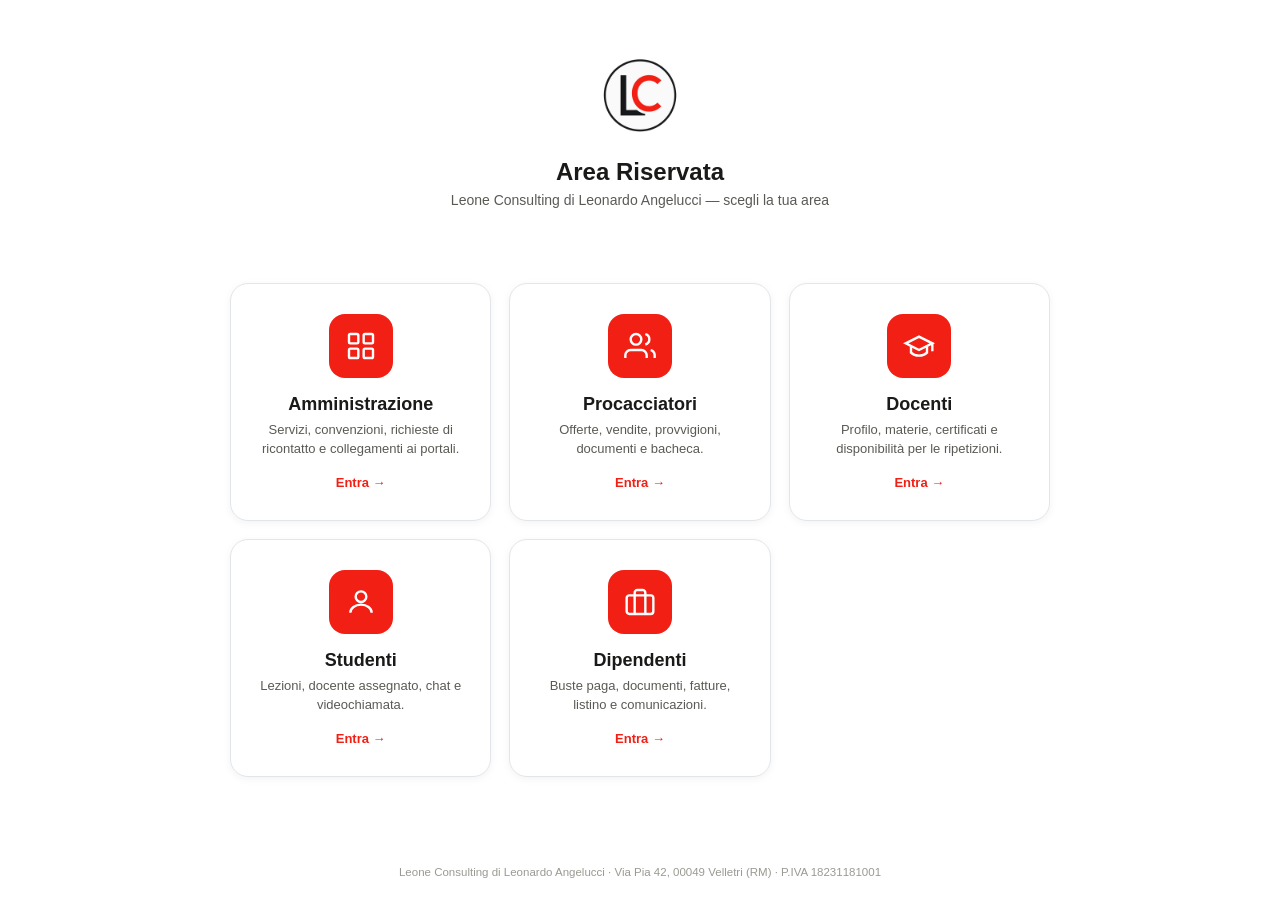
<file: index.html>
<!DOCTYPE html>
<html lang="it">
<head>
<meta charset="UTF-8">
<meta name="viewport" content="width=device-width, initial-scale=1.0">
<title>Area Riservata — Leone Consulting</title>
<link rel="icon" type="image/png" href="[data-uri]">
<link rel="apple-touch-icon" href="[data-uri]">
<style>
  :root{ --blu:#185FA5; --blu-d:#0f4377; --oro:#e8b44b; --bg:#eef1f4; --text:#1a1a18; --text2:#5a5a55; }
  *{box-sizing:border-box}
  body{margin:0;min-height:100vh;font-family:-apple-system,BlinkMacSystemFont,'Segoe UI',Roboto,sans-serif;background:#fff;color:var(--text);display:flex;flex-direction:column}
  .hero{text-align:center;padding:48px 20px 8px}
  .logo{width:96px;height:96px;display:block;margin:0 auto 14px;object-fit:contain}
  .hero h1{margin:0;font-size:24px}
  .hero p{margin:6px 0 0;color:var(--text2);font-size:14px}
  .grid{flex:1;display:flex;align-items:center;justify-content:center;padding:30px 20px}
  .cards{display:grid;grid-template-columns:repeat(auto-fit,minmax(220px,1fr));gap:18px;max-width:820px;width:100%}
  .card{background:#fff;border:1px solid #e2e6ea;border-radius:18px;padding:30px 22px;text-decoration:none;color:inherit;display:flex;flex-direction:column;align-items:center;text-align:center;transition:transform .15s,box-shadow .15s;box-shadow:0 2px 8px rgba(0,0,0,.05)}
  .card:hover{transform:translateY(-4px);box-shadow:0 12px 28px rgba(242,31,20,.16);border-color:#F21F14}
  .card .ic{width:64px;height:64px;border-radius:16px;display:flex;align-items:center;justify-content:center;margin-bottom:16px}
  .card svg{width:32px;height:32px;stroke:#fff;fill:none;stroke-width:1.8}
  .ic-proc,.ic-doc,.ic-stu{background:#F21F14}
  .card h2{margin:0 0 6px;font-size:18px}
  .card p{margin:0;color:var(--text2);font-size:13px;line-height:1.45}
  .card .go{margin-top:16px;font-size:13px;font-weight:700;color:#F21F14}
  .card.soon{opacity:.6;pointer-events:none}
  .card.soon .go{color:var(--text2)}
  .badge-soon{margin-top:10px;font-size:11px;background:#eee;color:#777;border-radius:20px;padding:3px 10px}
  footer{text-align:center;color:#9a9a93;font-size:11.5px;padding:22px}
</style>
</head>
<body>
  <div class="hero">
    <img class="logo" src="[data-uri]" alt="Leone Consulting">
    <h1>Area Riservata</h1>
    <p>Leone Consulting di Leonardo Angelucci — scegli la tua area</p>
  </div>
  <div class="grid">
    <div class="cards">
      <a class="card" href="/amministrazione/">
        <div class="ic ic-proc"><svg viewBox="0 0 24 24"><rect x="3" y="3" width="7" height="7" rx="1"/><rect x="14" y="3" width="7" height="7" rx="1"/><rect x="3" y="14" width="7" height="7" rx="1"/><rect x="14" y="14" width="7" height="7" rx="1"/></svg></div>
        <h2>Amministrazione</h2>
        <p>Servizi, convenzioni, richieste di ricontatto e collegamenti ai portali.</p>
        <div class="go">Entra →</div>
      </a>
      <a class="card" href="https://portale.leoneconsultingitalia.it">
        <div class="ic ic-proc"><svg viewBox="0 0 24 24"><path d="M17 21v-2a4 4 0 0 0-4-4H5a4 4 0 0 0-4 4v2"/><circle cx="9" cy="7" r="4"/><path d="M23 21v-2a4 4 0 0 0-3-3.87"/><path d="M16 3.13a4 4 0 0 1 0 7.75"/></svg></div>
        <h2>Procacciatori</h2>
        <p>Offerte, vendite, provvigioni, documenti e bacheca.</p>
        <div class="go">Entra →</div>
      </a>
      <a class="card" href="https://docenti.leoneconsultingitalia.it">
        <div class="ic ic-doc"><svg viewBox="0 0 24 24"><path d="M22 10v6M2 10l10-5 10 5-10 5z"/><path d="M6 12v5c3 3 9 3 12 0v-5"/></svg></div>
        <h2>Docenti</h2>
        <p>Profilo, materie, certificati e disponibilità per le ripetizioni.</p>
        <div class="go">Entra →</div>
      </a>
      <a class="card" href="https://studenti.leoneconsultingitalia.it">
        <div class="ic ic-stu"><svg viewBox="0 0 24 24"><circle cx="12" cy="8" r="4"/><path d="M4 20c0-3.3 3.6-6 8-6s8 2.7 8 6"/></svg></div>
        <h2>Studenti</h2>
        <p>Lezioni, docente assegnato, chat e videochiamata.</p>
        <div class="go">Entra →</div>
      </a>
      <a class="card" href="https://dipendenti.leoneconsultingitalia.it">
        <div class="ic ic-proc"><svg viewBox="0 0 24 24"><rect x="2" y="7" width="20" height="14" rx="2"/><path d="M16 21V5a2 2 0 0 0-2-2h-4a2 2 0 0 0-2 2v16"/></svg></div>
        <h2>Dipendenti</h2>
        <p>Buste paga, documenti, fatture, listino e comunicazioni.</p>
        <div class="go">Entra →</div>
      </a>
    </div>
  </div>
  <footer>Leone Consulting di Leonardo Angelucci · Via Pia 42, 00049 Velletri (RM) · P.IVA 18231181001</footer>
</body>
</html>
</file>
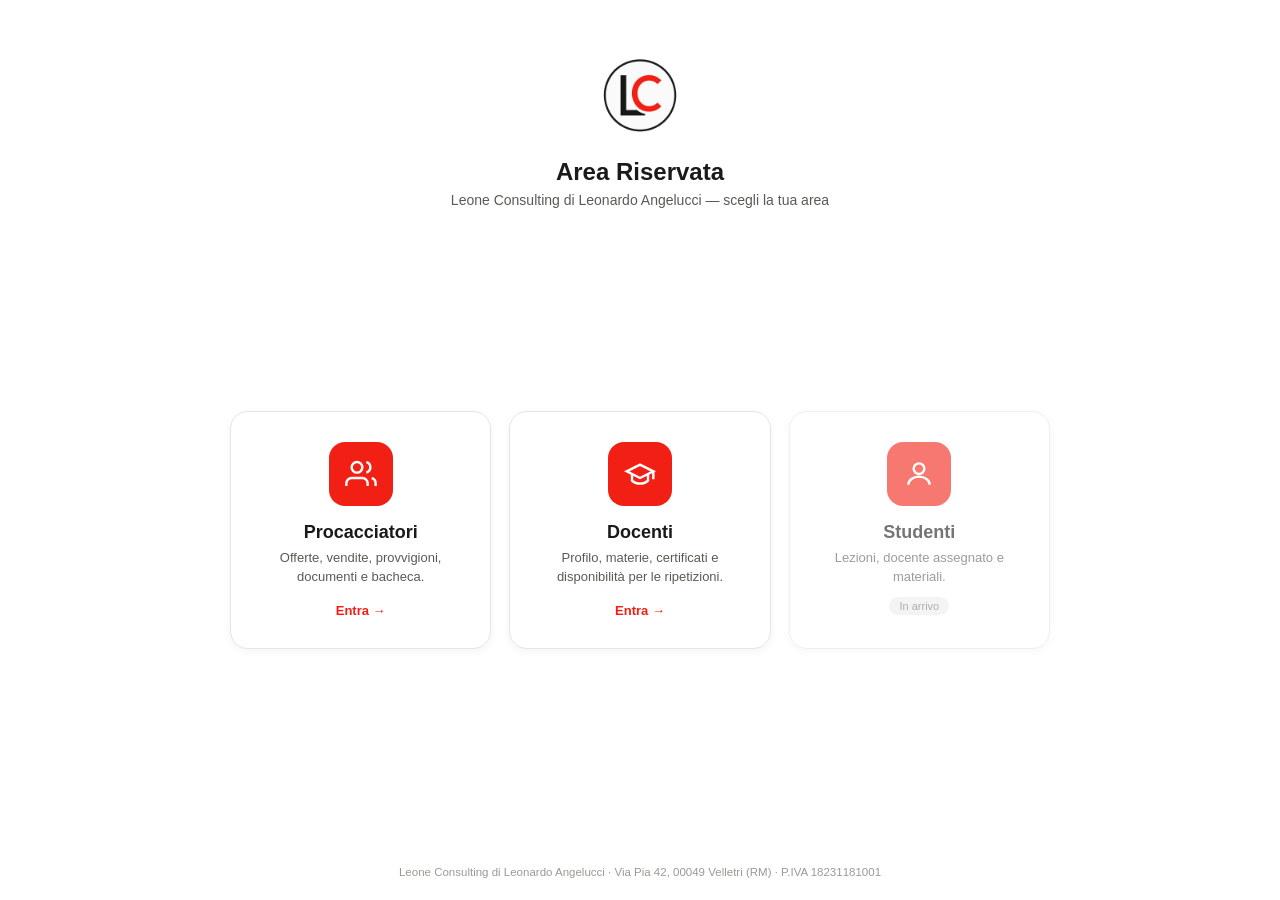
<file: hub-index.html>
<!DOCTYPE html>
<html lang="it">
<head>
<meta charset="UTF-8">
<meta name="viewport" content="width=device-width, initial-scale=1.0">
<title>Area Riservata — Leone Consulting</title>
<style>
  :root{ --blu:#185FA5; --blu-d:#0f4377; --oro:#e8b44b; --bg:#eef1f4; --text:#1a1a18; --text2:#5a5a55; }
  *{box-sizing:border-box}
  body{margin:0;min-height:100vh;font-family:-apple-system,BlinkMacSystemFont,'Segoe UI',Roboto,sans-serif;background:#fff;color:var(--text);display:flex;flex-direction:column}
  .hero{text-align:center;padding:48px 20px 8px}
  .logo{width:96px;height:96px;display:block;margin:0 auto 14px;object-fit:contain}
  .hero h1{margin:0;font-size:24px}
  .hero p{margin:6px 0 0;color:var(--text2);font-size:14px}
  .grid{flex:1;display:flex;align-items:center;justify-content:center;padding:30px 20px}
  .cards{display:grid;grid-template-columns:repeat(auto-fit,minmax(220px,1fr));gap:18px;max-width:820px;width:100%}
  .card{background:#fff;border:1px solid #e2e6ea;border-radius:18px;padding:30px 22px;text-decoration:none;color:inherit;display:flex;flex-direction:column;align-items:center;text-align:center;transition:transform .15s,box-shadow .15s;box-shadow:0 2px 8px rgba(0,0,0,.05)}
  .card:hover{transform:translateY(-4px);box-shadow:0 12px 28px rgba(242,31,20,.16);border-color:#F21F14}
  .card .ic{width:64px;height:64px;border-radius:16px;display:flex;align-items:center;justify-content:center;margin-bottom:16px}
  .card svg{width:32px;height:32px;stroke:#fff;fill:none;stroke-width:1.8}
  .ic-proc,.ic-doc,.ic-stu{background:#F21F14}
  .card h2{margin:0 0 6px;font-size:18px}
  .card p{margin:0;color:var(--text2);font-size:13px;line-height:1.45}
  .card .go{margin-top:16px;font-size:13px;font-weight:700;color:#F21F14}
  .card.soon{opacity:.6;pointer-events:none}
  .card.soon .go{color:var(--text2)}
  .badge-soon{margin-top:10px;font-size:11px;background:#eee;color:#777;border-radius:20px;padding:3px 10px}
  footer{text-align:center;color:#9a9a93;font-size:11.5px;padding:22px}
</style>
</head>
<body>
  <div class="hero">
    <img class="logo" src="[data-uri]" alt="Leone Consulting">
    <h1>Area Riservata</h1>
    <p>Leone Consulting di Leonardo Angelucci — scegli la tua area</p>
  </div>
  <div class="grid">
    <div class="cards">
      <a class="card" href="https://portale.leoneconsultingitalia.it">
        <div class="ic ic-proc"><svg viewBox="0 0 24 24"><path d="M17 21v-2a4 4 0 0 0-4-4H5a4 4 0 0 0-4 4v2"/><circle cx="9" cy="7" r="4"/><path d="M23 21v-2a4 4 0 0 0-3-3.87"/><path d="M16 3.13a4 4 0 0 1 0 7.75"/></svg></div>
        <h2>Procacciatori</h2>
        <p>Offerte, vendite, provvigioni, documenti e bacheca.</p>
        <div class="go">Entra →</div>
      </a>
      <a class="card" href="https://insegnamento.leoneconsultingitalia.it">
        <div class="ic ic-doc"><svg viewBox="0 0 24 24"><path d="M22 10v6M2 10l10-5 10 5-10 5z"/><path d="M6 12v5c3 3 9 3 12 0v-5"/></svg></div>
        <h2>Docenti</h2>
        <p>Profilo, materie, certificati e disponibilità per le ripetizioni.</p>
        <div class="go">Entra →</div>
      </a>
      <a class="card soon" href="#">
        <div class="ic ic-stu"><svg viewBox="0 0 24 24"><circle cx="12" cy="8" r="4"/><path d="M4 20c0-3.3 3.6-6 8-6s8 2.7 8 6"/></svg></div>
        <h2>Studenti</h2>
        <p>Lezioni, docente assegnato e materiali.</p>
        <div class="badge-soon">In arrivo</div>
      </a>
    </div>
  </div>
  <footer>Leone Consulting di Leonardo Angelucci · Via Pia 42, 00049 Velletri (RM) · P.IVA 18231181001</footer>
</body>
</html>
</file>
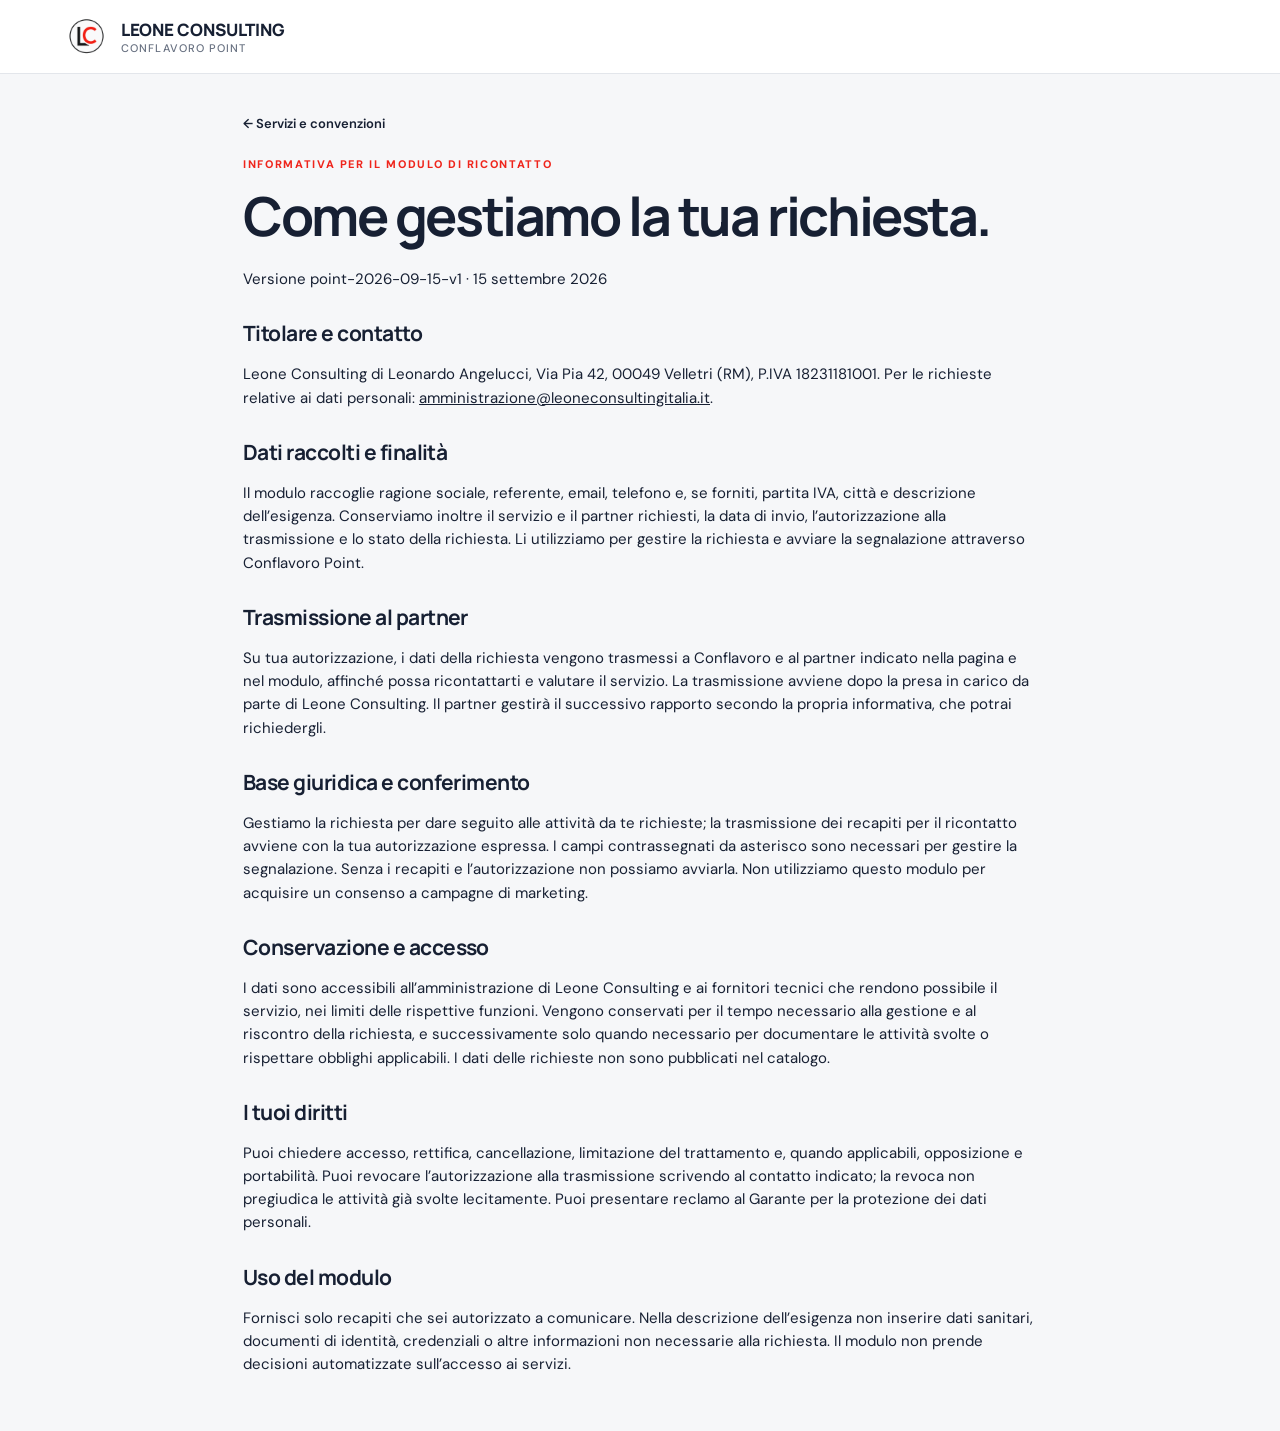
<file: conflavoro/privacy.html>
<!doctype html><html lang="it"><head><meta charset="utf-8"><meta name="viewport" content="width=device-width,initial-scale=1"><title>Privacy richieste di ricontatto | Leone Consulting</title><link rel="stylesheet" href="/assets/point.css"></head><body><header class="top"><a class="brand" href="https://leoneconsultingitalia.it" aria-label="Leone Consulting — pagina principale"><img src="/assets/logo.png" alt=""><span>LEONE CONSULTING<small>CONFLAVORO POINT</small></span></a></header><main class="wrap legal"><a class="back" href="/conflavoro/">← Servizi e convenzioni</a><div class="eyebrow">Informativa per il modulo di ricontatto</div><h1>Come gestiamo la tua richiesta.</h1><p>Versione point-2026-09-15-v1 · 15 settembre 2026</p><h2>Titolare e contatto</h2><p>Leone Consulting di Leonardo Angelucci, Via Pia 42, 00049 Velletri (RM), P.IVA 18231181001. Per le richieste relative ai dati personali: <a href="mailto:amministrazione@leoneconsultingitalia.it">amministrazione@leoneconsultingitalia.it</a>.</p><h2>Dati raccolti e finalità</h2><p>Il modulo raccoglie ragione sociale, referente, email, telefono e, se forniti, partita IVA, città e descrizione dell’esigenza. Conserviamo inoltre il servizio e il partner richiesti, la data di invio, l’autorizzazione alla trasmissione e lo stato della richiesta. Li utilizziamo per gestire la richiesta e avviare la segnalazione attraverso Conflavoro Point.</p><h2>Trasmissione al partner</h2><p>Su tua autorizzazione, i dati della richiesta vengono trasmessi a Conflavoro e al partner indicato nella pagina e nel modulo, affinché possa ricontattarti e valutare il servizio. La trasmissione avviene dopo la presa in carico da parte di Leone Consulting. Il partner gestirà il successivo rapporto secondo la propria informativa, che potrai richiedergli.</p><h2>Base giuridica e conferimento</h2><p>Gestiamo la richiesta per dare seguito alle attività da te richieste; la trasmissione dei recapiti per il ricontatto avviene con la tua autorizzazione espressa. I campi contrassegnati da asterisco sono necessari per gestire la segnalazione. Senza i recapiti e l’autorizzazione non possiamo avviarla. Non utilizziamo questo modulo per acquisire un consenso a campagne di marketing.</p><h2>Conservazione e accesso</h2><p>I dati sono accessibili all’amministrazione di Leone Consulting e ai fornitori tecnici che rendono possibile il servizio, nei limiti delle rispettive funzioni. Vengono conservati per il tempo necessario alla gestione e al riscontro della richiesta, e successivamente solo quando necessario per documentare le attività svolte o rispettare obblighi applicabili. I dati delle richieste non sono pubblicati nel catalogo.</p><h2>I tuoi diritti</h2><p>Puoi chiedere accesso, rettifica, cancellazione, limitazione del trattamento e, quando applicabili, opposizione e portabilità. Puoi revocare l’autorizzazione alla trasmissione scrivendo al contatto indicato; la revoca non pregiudica le attività già svolte lecitamente. Puoi presentare reclamo al Garante per la protezione dei dati personali.</p><h2>Uso del modulo</h2><p>Fornisci solo recapiti che sei autorizzato a comunicare. Nella descrizione dell’esigenza non inserire dati sanitari, documenti di identità, credenziali o altre informazioni non necessarie alla richiesta. Il modulo non prende decisioni automatizzate sull’accesso ai servizi.</p></main></body></html>
</file>
<file: assets/point.css>
@import url('https://fonts.googleapis.com/css2?family=DM+Sans:wght@400;500;600;700&family=Manrope:wght@500;600;700;800&display=swap');
:root{--ink:#172033;--muted:#677080;--red:#ef251c;--paper:#f6f7f9;--line:#e3e6eb;--navy:#111e35}*{box-sizing:border-box}body{margin:0;background:var(--paper);color:var(--ink);font-family:'DM Sans',Arial,sans-serif;font-size:15px;line-height:1.55}button,input,select,textarea{font:inherit}a{color:inherit}button,a,input,select,textarea{outline-offset:4px}button,.button{border:0;border-radius:9px;background:var(--red);color:white;padding:11px 18px;cursor:pointer;text-decoration:none;display:inline-flex;align-items:center;justify-content:center;gap:8px;font-weight:700}button:disabled{opacity:.5;cursor:wait}button.secondary,.secondary{background:#edf0f4;color:var(--ink)}button.outline,.outline{background:white;color:var(--ink);border:1px solid var(--line)}.top{background:white;border-bottom:1px solid var(--line);padding:14px 5%;display:flex;justify-content:space-between;align-items:center;gap:20px}.brand{display:flex;align-items:center;gap:12px;text-decoration:none;font:800 17px Manrope,Arial}.brand img{width:45px;height:45px;object-fit:contain}.brand small{display:block;font:500 11px 'DM Sans',Arial;color:var(--muted);letter-spacing:.1em}.wrap{max-width:1200px;margin:auto;padding:40px 28px}.eyebrow{text-transform:uppercase;color:var(--red);font-size:11px;font-weight:800;letter-spacing:.15em}h1,h2,h3{font-family:Manrope,Arial;line-height:1.17}h1{font-size:clamp(30px,4.2vw,54px);letter-spacing:-.045em;margin:12px 0 20px}h2{font-size:26px;letter-spacing:-.025em}h3{font-size:20px;margin:12px 0}.muted{color:var(--muted)}.hero{max-width:850px;padding:16px 0 30px}.hero p{font-size:18px;max-width:760px}.tools{display:flex;gap:12px;align-items:center;flex-wrap:wrap;margin:20px 0 28px}input,select,textarea{border:1px solid #cfd5df;border-radius:8px;background:white;color:var(--ink);padding:11px 13px;width:100%;min-width:0}textarea{min-height:105px;resize:vertical}.tools input{flex:2;min-width:180px}.tools select{flex:1;min-width:180px}.cards{display:grid;grid-template-columns:repeat(3,minmax(0,1fr));gap:18px}.service{background:white;border:1px solid var(--line);border-radius:14px;padding:26px;display:flex;flex-direction:column;gap:8px;min-height:280px}.service:hover{border-color:#b9c1d0;box-shadow:0 12px 30px #17203308}.service .desc{color:var(--muted);margin:0 0 16px;flex:1}.service .link{font-weight:700;color:var(--red);text-decoration:none;margin-top:auto}.tag{display:inline-flex;align-self:flex-start;background:#f0f2f6;color:#596174;font-size:11px;border-radius:5px;padding:4px 8px;letter-spacing:.03em}.partner{font-size:12px;font-weight:700;color:var(--muted)}.split{display:grid;grid-template-columns:1.05fr 1fr;gap:48px;align-items:start}.panel{background:white;border:1px solid var(--line);border-radius:14px;padding:28px}.formgrid{display:grid;grid-template-columns:1fr 1fr;gap:16px}.field{display:flex;flex-direction:column;gap:7px;font-size:13px;font-weight:600}.full{grid-column:1/-1}.check{display:flex;align-items:flex-start;gap:10px;font-size:12px;font-weight:400}.check input{width:18px;height:18px;flex-shrink:0;margin-top:3px}.notice{padding:16px 18px;border-radius:9px;background:#f0f3f8;margin:18px 0;font-size:13px}.error{color:#a31418;background:#fff0f0}.success{color:#145f3a;background:#e9f7ee}.steps{padding-left:22px}.steps li{margin:18px 0;padding-left:5px}.step-title{display:block;font-weight:700}.foot{max-width:1200px;margin:30px auto 0;border-top:1px solid var(--line);padding:26px 28px;font-size:12px;color:var(--muted)}.foot a{margin-right:14px}.back{font-size:13px;text-decoration:none;font-weight:600;display:block;margin-bottom:22px}.login{max-width:460px;margin:55px auto}.login form{display:grid;gap:18px}.admin-head{display:flex;justify-content:space-between;align-items:end;gap:18px}.admin-head h1{font-size:38px}.stats{display:grid;grid-template-columns:repeat(4,1fr);gap:15px;margin:24px 0}.stat{background:white;border:1px solid var(--line);padding:20px;border-radius:12px}.stat strong{font:800 29px Manrope;display:block}.stat span{font-size:12px;color:var(--muted)}.tabs{display:flex;gap:7px;border-bottom:1px solid var(--line);padding-bottom:14px;flex-wrap:wrap}.tabs button{background:transparent;color:var(--muted)}.tabs button.active{background:var(--navy);color:white}.table-wrap{overflow:auto;border:1px solid var(--line);border-radius:12px;background:white}table{border-collapse:collapse;width:100%;text-align:left}th,td{padding:14px 16px;border-bottom:1px solid var(--line);vertical-align:top}th{font-size:11px;letter-spacing:.06em;text-transform:uppercase;color:var(--muted);background:#fafbfc}td{font-size:13px}td small{display:block;color:var(--muted)}td .actions{display:flex;flex-wrap:wrap;gap:6px}td button,td .button{font-size:11px;padding:6px 10px;white-space:nowrap}.state{display:inline-block;border-radius:20px;background:#eef2f8;padding:3px 8px;font-size:11px;white-space:nowrap}.state.new{background:#fff0de;color:#905812}.empty{text-align:center;padding:60px 20px;color:var(--muted)}dialog{border:1px solid var(--line);border-radius:16px;padding:30px;max-width:780px;width:calc(100% - 32px);max-height:90vh;overflow:auto;color:var(--ink)}dialog::backdrop{background:#111e3588}.dialog-head{display:flex;justify-content:space-between;align-items:center;gap:15px;margin-bottom:18px}.dialog-head h2{margin:0}.dialog-head button{background:#edf0f4;color:var(--ink)}.row{display:flex;gap:12px;align-items:center;flex-wrap:wrap}.portal-grid{display:grid;grid-template-columns:repeat(3,1fr);gap:15px;margin-top:25px}.portal{display:block;text-decoration:none;background:white;border:1px solid var(--line);border-radius:12px;padding:25px}.portal:hover{border-color:var(--red)}.portal strong{display:block;font-size:18px;margin:8px 0}.poster{width:100%;max-width:360px;border-radius:8px;border:1px solid var(--line)}[hidden]{display:none!important}.hp{position:absolute;left:-10000px;opacity:0;width:1px;height:1px;overflow:hidden}.toast{position:fixed;bottom:24px;left:50%;transform:translateX(-50%);background:var(--navy);color:white;border-radius:9px;padding:12px 22px;z-index:100}.legal{max-width:850px}.legal h2{font-size:21px;margin-top:30px}.badge-count{background:#eef0f4;border-radius:5px;padding:3px 8px;font-size:12px}.req-note{font-size:13px;color:var(--muted)}
@media(max-width:850px){.cards{grid-template-columns:repeat(2,1fr)}.split{grid-template-columns:1fr;gap:20px}.portal-grid{grid-template-columns:repeat(2,1fr)}.stats{grid-template-columns:repeat(2,1fr)}}
@media(max-width:540px){.wrap{padding:26px 18px}.top{padding:12px 18px}.top>.row{font-size:12px}.brand{font-size:14px}.cards,.formgrid,.portal-grid{grid-template-columns:1fr}.full{grid-column:auto}.service{min-height:240px}.panel{padding:20px}.hero p{font-size:16px}.admin-head{align-items:start;flex-direction:column}.admin-head h1{font-size:30px}.top .hide-mobile{display:none}.stats{gap:10px}.stat{padding:15px}}
/* Service presentation: information first, contact form after the benefits. */
html{scroll-behavior:smooth;scroll-padding-top:24px}.detail-hero{position:relative;isolation:isolate;overflow:hidden;background:#11283f;border-radius:20px;min-height:330px;color:white;display:flex;align-items:center}.hero-photo{position:absolute;inset:0;width:100%;height:100%;object-fit:cover;object-position:center;z-index:-2}.membership-hero{min-height:420px;align-items:end}.membership-hero:after{content:'';position:absolute;inset:0;background:linear-gradient(90deg,#071c30e8 0%,#071c3099 45%,#071c300a 80%);z-index:-1}.detail-hero-content{padding:44px;max-width:680px}.detail-hero .eyebrow{color:#ffaca5}.detail-hero h1{max-width:620px;font-size:clamp(32px,4.5vw,56px);margin:14px 0 16px}.detail-subtitle{font-size:21px;line-height:1.4;max-width:490px;margin:0 0 18px}.detail-partner{font-size:13px;color:#dce5ef;margin:0 0 24px}.partner-callout{display:flex;gap:15px;align-items:center;padding:24px 28px;background:#eaf1f7;border:1px solid #dce5ef;border-radius:12px;margin:20px 0 48px}.partner-callout strong{display:block;font:800 17px Manrope,Arial}.partner-callout span:not(.contact-dot){display:block;font-size:14px;margin-top:5px;color:#556476}.contact-dot{width:12px;height:12px;flex-shrink:0;border-radius:50%;background:#167c87;box-shadow:0 0 0 7px #167c8717}.detail-intro{display:grid;grid-template-columns:1.35fr 1fr;gap:48px;align-items:center;margin:0 0 56px}.detail-intro h2{font-size:34px;max-width:620px}.detail-intro p{font-size:17px;line-height:1.8;color:#536073}.detail-intro figure{margin:0}.detail-intro figure img{width:100%;height:auto;display:block;border-radius:16px}.detail-intro figcaption{font-size:12px;color:var(--muted);margin-top:8px}.benefits-section{margin-bottom:48px}.benefits-section>h2{font-size:32px;margin:12px 0 26px}.benefit-grid{display:grid;grid-template-columns:repeat(3,minmax(0,1fr));gap:20px}.benefit-card{padding:28px;background:white;border:1px solid var(--line);border-radius:15px}.benefit-card>img{width:64px;height:64px;object-fit:contain;margin-bottom:16px}.benefit-card h3{font-size:21px;line-height:1.3}.benefit-card p{color:#596578;line-height:1.75;margin-bottom:0}.detail-conditions{font-size:14px;line-height:1.7;color:#5c6879;border-left:3px solid #bccbd9;padding:5px 0 5px 18px;margin-top:26px}.request-layout{border-top:1px solid #dce2eb;padding-top:44px;margin-top:30px;grid-template-columns:.85fr 1.15fr;gap:50px}.request-layout>section:first-child{padding:12px 0}.request-layout .steps{margin-top:28px}.request-layout .steps li{margin:24px 0}.detail-faq{margin:54px 0 12px;max-width:900px}.detail-faq details{border-bottom:1px solid var(--line);padding:19px 0}.detail-faq summary{cursor:pointer;font-weight:700;font-size:17px}.detail-faq details p{color:#586476;line-height:1.75;max-width:800px}.service-overview{max-width:800px;margin-bottom:38px}.service-overview>p{font-size:18px;line-height:1.75}
@media(max-width:850px){.detail-intro{grid-template-columns:1fr 1fr;gap:26px}.detail-intro h2{font-size:28px}.benefit-grid{grid-template-columns:1fr}.benefit-card{display:grid;grid-template-columns:64px 1fr;column-gap:20px}.benefit-card>img{grid-row:1/3;margin:0}.benefit-card h3{margin:0 0 8px}.benefit-card p{margin:0}.request-layout{grid-template-columns:1fr;gap:18px}.detail-hero-content{padding:32px}}
@media(max-width:540px){.detail-hero,.membership-hero{min-height:380px;border-radius:14px}.detail-hero-content{padding:26px 22px}.membership-hero:after{background:linear-gradient(90deg,#071c30ed,#071c3080)}.hero-photo{object-position:60% center}.detail-subtitle{font-size:18px}.detail-hero .button{font-size:13px}.partner-callout{padding:20px;gap:18px;margin-bottom:34px}.partner-callout strong{font-size:15px}.detail-intro{grid-template-columns:1fr;gap:20px;margin-bottom:38px}.detail-intro p{font-size:16px}.detail-intro figure{max-width:420px}.benefits-section>h2{font-size:27px}.benefit-card{padding:22px;grid-template-columns:48px 1fr;gap:0 15px}.benefit-card>img{width:48px;height:48px}.benefit-card h3{font-size:19px}.benefit-card p{font-size:14px}.request-layout{padding-top:26px}.detail-faq summary{font-size:16px}}
@media(prefers-reduced-motion:reduce){html{scroll-behavior:auto}}

/* Leone Consulting editorial layout: no partner photographs or illustrations. */
.cards>a.service{text-decoration:none;cursor:pointer}.cards>a.service:focus-visible{outline:3px solid var(--red);border-color:var(--red)}.service-preparation{max-width:850px;margin-top:30px}.service-preparation p{color:#596578;line-height:1.75}.detail-intro>h3{margin-top:26px}
.membership-hero{min-height:330px;background:var(--navy);border-top:5px solid var(--red);align-items:center}.membership-hero:after{display:none}.detail-hero-content{max-width:850px}.detail-intro{display:block;max-width:920px;margin-bottom:42px}.detail-intro h2{max-width:800px}.benefit-grid{display:block;border-top:1px solid var(--line)}.benefit-card{display:grid;grid-template-columns:55px minmax(180px,.8fr) minmax(0,1.2fr);gap:28px;align-items:start;padding:28px 0;background:transparent;border:0;border-bottom:1px solid var(--line);border-radius:0}.benefit-number{font:800 27px Manrope,Arial;color:var(--red);line-height:1.3}.benefit-card h3{margin:0;font-size:22px}.benefit-card p{margin:0}.partner-callout{padding:22px 28px}.partner-callout strong{font-size:17px}
@media(max-width:650px){.membership-hero{min-height:310px}.benefit-card{grid-template-columns:40px 1fr;gap:10px 16px;padding:24px 0}.benefit-card h3{font-size:20px}.benefit-card p{grid-column:2}.benefit-number{font-size:24px}.partner-callout{padding:20px}.partner-callout strong{font-size:15px}}
</file>
